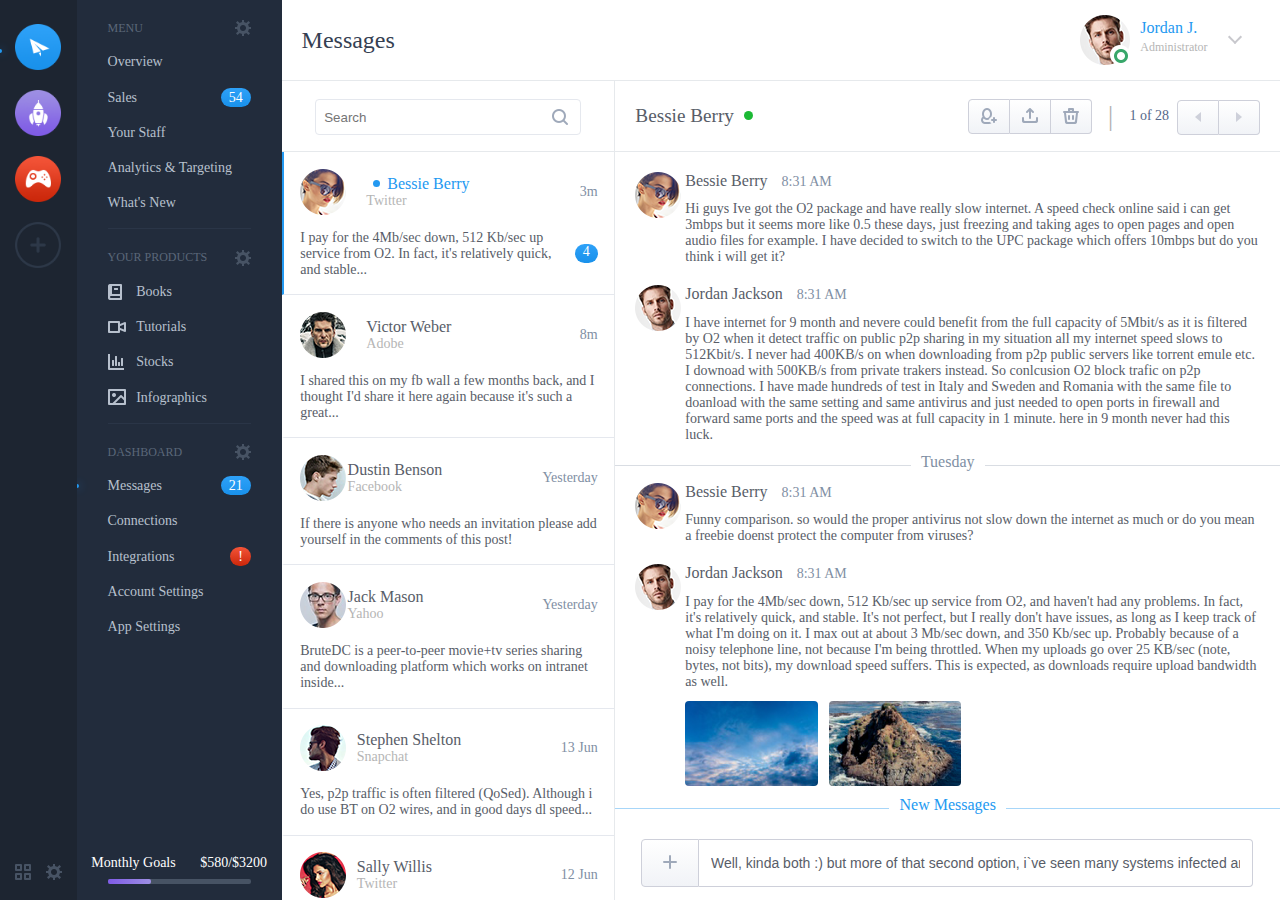
<file: index.html>
<!DOCTYPE html>
<html lang="zh-CN">
<head>
    <meta charset="UTF-8">
    <title>a complex page</title>
    <link rel="stylesheet" href="style.css">
</head>
<script src="https://apps.bdimg.com/libs/jquery/2.1.4/jquery.min.js"></script>
<body>
<div class="wrapper clearFix">
    <div class="wrapperTop">
        <div class="wrapperTopIcon wrapperTopIcon-active"><img src="img/Item1.png"></div>
        <div class="wrapperTopIcon"><img src="img/Item2.png"></div>
        <div class="wrapperTopIcon"><img src="img/Item3.png"></div>
        <div class="wrapperTopIcon"><img src="img/AddApp.png"></div>
    </div>
    <div class="wrapperBottom">
        <img src="img/Grid.png" class="wrapperBottomIcon">
        <img src="img/Settings.png" class="wrapperBottomIcon">
    </div>
</div>
<div class="secondary clearFix overflowHide">
    <div class="secondaryMain">
        <div class="secondaryMainTitle"><span>MENU</span><img src="img/Settings.png"></div>
        <div class="secondaryMainText"><span>Overview</span></div>
        <div class="secondaryMainText"><span>Sales</span>
            <div class="notification">54</div>
        </div>
        <div class="secondaryMainText"><span>Your Staff</span></div>
        <div class="secondaryMainText"><span>Analytics & Targeting</span></div>
        <div class="secondaryMainText"><span>What's New</span></div>
    </div>
    <div class="secondaryMain">
        <div class="secondaryMainTitle"><span>YOUR PRODUCTS</span><img src="img/Settings.png"></div>
        <div class="secondaryMainText">
            <div><img src="img/BookofWisdom.png"></div>
            <span>Books</span></div>
        <div class="secondaryMainText">
            <div><img src="img/VideoCamera.png"></div>
            <span>Tutorials</span></div>
        <div class="secondaryMainText">
            <div><img src="img/Chart.png"></div>
            <span>Stocks</span></div>
        <div class="secondaryMainText">
            <div><img src="img/Painting.png"></div>
            <span>Infographics</span></div>
    </div>
    <div class="secondaryMain">
        <div class="secondaryMainTitle"><span>DASHBOARD</span><img src="img/Settings.png"></div>
        <div class="secondaryMainText secondaryMainText-active"><span>Messages</span>
            <div class="notification">21</div>
        </div>
        <div class="secondaryMainText"><span>Connections</span></div>
        <div class="secondaryMainText"><span>Integrations</span>
            <div class="notificationAlert">!</div>
        </div>
        <div class="secondaryMainText"><span>Account Settings</span></div>
        <div class="secondaryMainText"><span>App Settings</span></div>
    </div>
    <div class="secondaryBottom">
        <span class="secondaryBottomText">Monthly Goals</span>
        <span class="secondaryBottomText">$580/$3200</span>
        <div class="full">
            <div class="base"></div>
        </div>
    </div>
</div>
<div class="topBar clearFix">
    <div class="barName">Messages</div>
    <div class="profile">
        <div class="profileLeft">
            <img class="userFace" src="img/face.png">
            <img class="userStatus" src="img/status.png">
        </div>
        <div class="profileRight">
            <div class="userName">Jordan J.</div>
            <div class="userRole">Administrator</div>
        </div>
    </div>
</div>
<div class="chatLeft overflowHide">
    <div class="search">
        <input class="searchInput" type="search" placeholder="Search">
        <img class="searchIcon" src="img/Searchicon.png">
    </div>
    <div class="chatLeftMain">
        <div class="chatLeftBody chatLeftBody-active">
            <div class="chatLeftBodyTitle">
                <img class="chatLeftFace" src="img/Avatar1.png">
                <div class="chatLeftInfo">
                    <div class="chatLeftName">Bessie Berry</div>
                    <div class="chatLeftCompany">Twitter</div>
                </div>
                <div class="chatLeftTime">3m</div>
            </div>
            <div class="chatLeftBodyText">
                <span>I pay for the 4Mb/sec down, 512 Kb/sec up service from O2. In fact, it's relatively quick, and stable...</span>
                <div class="notification">4</div>
            </div>
        </div>
        <div class="chatLeftBody">
            <div class="chatLeftBodyTitle">
                <img class="chatLeftFace" src="img/Avatar2.png">
                <div class="chatLeftInfo">
                    <div class="chatLeftName">Victor Weber</div>
                    <div class="chatLeftCompany">Adobe</div>
                </div>
                <div class="chatLeftTime">8m</div>
            </div>
            <div class="chatLeftBodyText">
                <span>I shared this on my fb wall a few months back, and I thought I'd share it here again because it's such a great...</span>
            </div>
        </div>
        <div class="chatLeftBody">
            <div class="chatLeftBodyTitle">
                <img class="chatLeftFace" src="img/Avatar3.png">
                <div class="chatLeftInfo">
                    <div class="chatLeftName">Dustin Benson</div>
                    <div class="chatLeftCompany">Facebook</div>
                </div>
                <div class="chatLeftTime">Yesterday</div>
            </div>
            <div class="chatLeftBodyText">
                <span>If there is anyone who needs an invitation please add yourself in the comments of this post!</span>
            </div>
        </div>
        <div class="chatLeftBody">
            <div class="chatLeftBodyTitle">
                <img class="chatLeftFace" src="img/Avatar4.png">
                <div class="chatLeftInfo">
                    <div class="chatLeftName">Jack Mason</div>
                    <div class="chatLeftCompany">Yahoo</div>
                </div>
                <div class="chatLeftTime">Yesterday</div>
            </div>
            <div class="chatLeftBodyText">
                <span>BruteDC is a peer-to-peer movie+tv series sharing and downloading platform which works on intranet inside...</span>
            </div>
        </div>
        <div class="chatLeftBody">
            <div class="chatLeftBodyTitle">
                <img class="chatLeftFace" src="img/Avatar5.png">
                <div class="chatLeftInfo">
                    <div class="chatLeftName">Stephen Shelton</div>
                    <div class="chatLeftCompany">Snapchat</div>
                </div>
                <div class="chatLeftTime">13 Jun</div>
            </div>
            <div class="chatLeftBodyText">
                <span>Yes, p2p traffic is often filtered (QoSed). Although i do use BT on O2 wires, and in good days dl speed...</span>
            </div>
        </div>
        <div class="chatLeftBody">
            <div class="chatLeftBodyTitle">
                <img class="chatLeftFace" src="img/Avatar6.png">
                <div class="chatLeftInfo">
                    <div class="chatLeftName">Sally Willis</div>
                    <div class="chatLeftCompany">Twitter</div>
                </div>
                <div class="chatLeftTime">12 Jun</div>
            </div>
            <div class="chatLeftBodyText">
                <span>Yes, it's O2: 'internet extreme', which is no longer offered.</span>
            </div>
        </div>
        <div class="chatLeftBody">
            <div class="chatLeftBodyTitle">
                <img class="chatLeftFace" src="img/Avatar7.png">
                <div class="chatLeftInfo">
                    <div class="chatLeftName">Robert Patton</div>
                    <div class="chatLeftCompany">A Team</div>
                </div>
                <div class="chatLeftTime">9 Jun</div>
            </div>
            <div class="chatLeftBodyText">
                <span>I change my service from this 4Mb plan to their much cheaper 8Mb plan, my speed will dramatically decrease.</span>
            </div>
        </div>
    </div>
</div>
<div class="chatRight overflowHide">
    <div class="chatRightTop">
        <span class="chatRightTopTitle">Bessie Berry</span>
        <div class="chatRightButtonGroup">
            <div class="functionButton">
                <button class="myButton myButtonFirst"><span class="myIcon userIcon"></span></button><!--取消间距用
                --><button class="myButton"><span class="myIcon uploadIcon"></span></button><!--取消间距用
                --><button class="myButton myButtonLast"><span class="myIcon trashIcon"></span></button>
            </div>
            <div class="YLine">|</div>
            <div class="pageButton">
                <span class="pageNumber">1 of 28</span>
                <button class="myButton myButtonFirst"><span class="myIcon arrowLeftIcon"></span></button><!--取消间距用
                --><button class="myButton myButtonLast"><span class="myIcon arrowRightIcon"></span></button>
            </div>
        </div>
    </div>
    <div class="chatRightMain">
        <div class="chatRightBody clearFix">
            <img class="chatRightFace" src="img/Avatar1.png">
            <div class="chatRightBodyMain">
                <div><span class="chatRightName">Bessie Berry</span><span class="chatRightTime">8:31 AM</span></div>
                <div class="chatRightText">Hi guys Ive got the O2 package and have really slow internet. A speed check
                    online said i can get 3mbps but it seems more like 0.5 these days, just freezing and taking ages to
                    open pages and open audio files for example. I have decided to switch to the UPC package which
                    offers 10mbps but do you think i will get it?
                </div>
            </div>
        </div>
        <div class="chatRightBody clearFix">
            <img class="chatRightFace" src="img/Avatar8.png">
            <div class="chatRightBodyMain">
                <div><span class="chatRightName">Jordan Jackson</span><span class="chatRightTime">8:31 AM</span></div>
                <div class="chatRightText">I have internet for 9 month and nevere could benefit from the full capacity
                    of
                    5Mbit/s as it is filtered by O2 when it detect traffic on public p2p sharing in my situation all my
                    internet speed slows to 512Kbit/s. I never had 400KB/s on when downloading from p2p public servers
                    like torrent emule etc. I downoad with 500KB/s from private trakers instead. So conlcusion O2 block
                    trafic on p2p connections. I have made hundreds of test in Italy and Sweden and Romania with the
                    same file to doanload with the same setting and same antivirus and just needed to open ports in
                    firewall and forward same ports and the speed was at full capacity in 1 minute. here in 9 month
                    never had this luck.
                </div>
            </div>
        </div>
        <div class="hrLine grayLine"><span>Tuesday</span></div>
        <div class="chatRightBody clearFix">
            <img class="chatRightFace" src="img/Avatar1.png">
            <div class="chatRightBodyMain">
                <div><span class="chatRightName">Bessie Berry</span><span class="chatRightTime">8:31 AM</span></div>
                <div class="chatRightText">Funny comparison. so would the proper antivirus not slow down the internet as
                    much or do you mean a freebie doenst protect the computer from viruses?
                </div>
            </div>
        </div>
        <div class="chatRightBody clearFix">
            <img class="chatRightFace" src="img/Avatar8.png">
            <div class="chatRightBodyMain">
                <div><span class="chatRightName">Jordan Jackson</span><span class="chatRightTime">8:31 AM</span></div>
                <div class="chatRightText">I pay for the 4Mb/sec down, 512 Kb/sec up service from O2, and haven't had
                    any problems. In fact, it's relatively quick, and stable. It's not perfect, but I really don't have
                    issues, as long as I keep track of what I'm doing on it. I max out at about 3 Mb/sec down, and 350
                    Kb/sec up. Probably because of a noisy telephone line, not because I'm being throttled. When my
                    uploads go over 25 KB/sec (note, bytes, not bits), my download speed suffers. This is expected, as
                    downloads require upload bandwidth as well.
                </div>
                <div class="chatRightImgGroup clearFix">
                    <div class="chatRightImg">
                        <div class="mask"><img src="img/OpenIcon.png"></div>
                        <img src="img/photo1.png">
                    </div>
                    <div class="chatRightImg">
                        <div class="mask"><img src="img/OpenIcon.png"></div>
                        <img src="img/photo2.png">
                    </div>
                </div>
            </div>
        </div>
        <div class="hrLine blueLine"><span>New Messages</span></div>
        <div class="chatRightBody clearFix">
            <img class="chatRightFace" src="img/Avatar1.png">
            <div class="chatRightBodyMain">
                <div><span class="chatRightName">Bessie Berry</span><span class="chatRightTime">8:31 AM</span></div>
                <div class="chatRightText">I pay for the 4Mb/sec down, 512 Kb/sec up service from O2. In fact, it's
                    relatively quick, and stable. It's not perfect, but I really don't have issues, as long as I keep
                    track of what I'm doing on it.
                </div>
            </div>
        </div>
    </div>
    <div class="chatRightBottom">
            <button class="myButton myButtonFirst chatButton"><span class="myIcon addIcon myIconBig"></span></button><!--取消间距用
        -->
        <div class="sendMessage">
            <input class="sendMessageInput"
                   value="Well, kinda both :) but more of that second option, i`ve seen many systems infected and crawling with">
        </div>
    </div>
</div>
</body>
<script>
    /*let test = $(".secondaryMain:nth-of-type(2) .secondaryMainText");
    console.log(test.html());*/
</script>
</html>
</file>
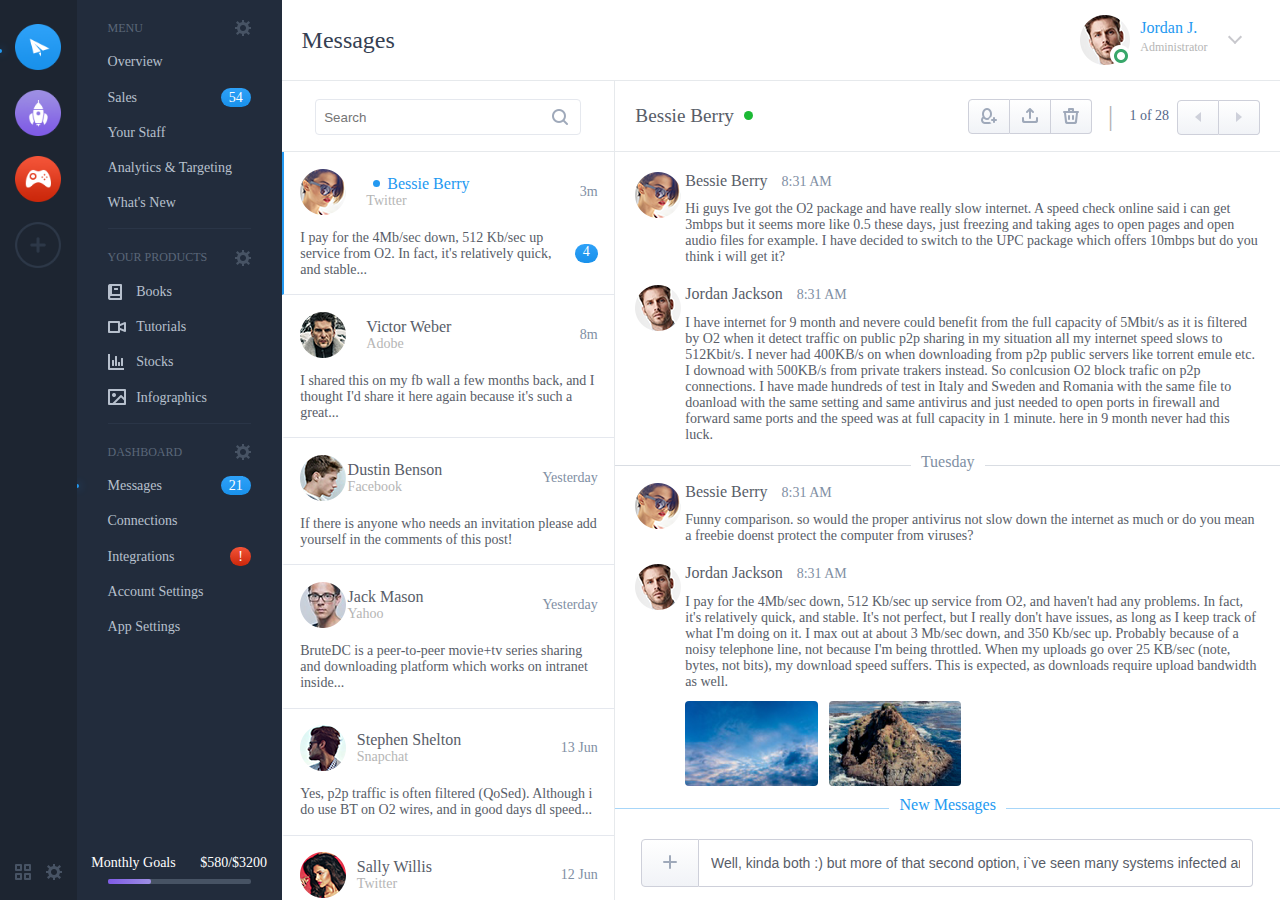
<file: complex page.html>
<!DOCTYPE html>
<html lang="zh-CN">
<head>
    <meta charset="UTF-8">
    <title>a complex page</title>
    <link rel="stylesheet" href="style.css">
</head>
<script src="https://apps.bdimg.com/libs/jquery/2.1.4/jquery.min.js"></script>
<body>
<div class="wrapper clearFix">
    <div class="wrapperTop">
        <div class="wrapperTopIcon wrapperTopIcon-active"><img src="img/Item1.png"></div>
        <div class="wrapperTopIcon"><img src="img/Item2.png"></div>
        <div class="wrapperTopIcon"><img src="img/Item3.png"></div>
        <div class="wrapperTopIcon"><img src="img/AddApp.png"></div>
    </div>
    <div class="wrapperBottom">
        <img src="img/Grid.png" class="wrapperBottomIcon">
        <img src="img/Settings.png" class="wrapperBottomIcon">
    </div>
</div>
<div class="secondary clearFix overflowHide">
    <div class="secondaryMain">
        <div class="secondaryMainTitle"><span>MENU</span><img src="img/Settings.png"></div>
        <div class="secondaryMainText"><span>Overview</span></div>
        <div class="secondaryMainText"><span>Sales</span>
            <div class="notification">54</div>
        </div>
        <div class="secondaryMainText"><span>Your Staff</span></div>
        <div class="secondaryMainText"><span>Analytics & Targeting</span></div>
        <div class="secondaryMainText"><span>What's New</span></div>
    </div>
    <div class="secondaryMain">
        <div class="secondaryMainTitle"><span>YOUR PRODUCTS</span><img src="img/Settings.png"></div>
        <div class="secondaryMainText">
            <div><img src="img/BookofWisdom.png"></div>
            <span>Books</span></div>
        <div class="secondaryMainText">
            <div><img src="img/VideoCamera.png"></div>
            <span>Tutorials</span></div>
        <div class="secondaryMainText">
            <div><img src="img/Chart.png"></div>
            <span>Stocks</span></div>
        <div class="secondaryMainText">
            <div><img src="img/Painting.png"></div>
            <span>Infographics</span></div>
    </div>
    <div class="secondaryMain">
        <div class="secondaryMainTitle"><span>DASHBOARD</span><img src="img/Settings.png"></div>
        <div class="secondaryMainText secondaryMainText-active"><span>Messages</span>
            <div class="notification">21</div>
        </div>
        <div class="secondaryMainText"><span>Connections</span></div>
        <div class="secondaryMainText"><span>Integrations</span>
            <div class="notificationAlert">!</div>
        </div>
        <div class="secondaryMainText"><span>Account Settings</span></div>
        <div class="secondaryMainText"><span>App Settings</span></div>
    </div>
    <div class="secondaryBottom">
        <span class="secondaryBottomText">Monthly Goals</span>
        <span class="secondaryBottomText">$580/$3200</span>
        <div class="full">
            <div class="base"></div>
        </div>
    </div>
</div>
<div class="topBar clearFix">
    <div class="barName">Messages</div>
    <div class="profile">
        <div class="profileLeft">
            <img class="userFace" src="img/face.png">
            <img class="userStatus" src="img/status.png">
        </div>
        <div class="profileRight">
            <div class="userName">Jordan J.</div>
            <div class="userRole">Administrator</div>
        </div>
    </div>
</div>
<div class="chatLeft overflowHide">
    <div class="search">
        <input class="searchInput" type="search" placeholder="Search">
        <img class="searchIcon" src="img/Searchicon.png">
    </div>
    <div class="chatLeftMain">
        <div class="chatLeftBody chatLeftBody-active">
            <div class="chatLeftBodyTitle">
                <img class="chatLeftFace" src="img/Avatar1.png">
                <div class="chatLeftInfo">
                    <div class="chatLeftName">Bessie Berry</div>
                    <div class="chatLeftCompany">Twitter</div>
                </div>
                <div class="chatLeftTime">3m</div>
            </div>
            <div class="chatLeftBodyText">
                <span>I pay for the 4Mb/sec down, 512 Kb/sec up service from O2. In fact, it's relatively quick, and stable...</span>
                <div class="notification">4</div>
            </div>
        </div>
        <div class="chatLeftBody">
            <div class="chatLeftBodyTitle">
                <img class="chatLeftFace" src="img/Avatar2.png">
                <div class="chatLeftInfo">
                    <div class="chatLeftName">Victor Weber</div>
                    <div class="chatLeftCompany">Adobe</div>
                </div>
                <div class="chatLeftTime">8m</div>
            </div>
            <div class="chatLeftBodyText">
                <span>I shared this on my fb wall a few months back, and I thought I'd share it here again because it's such a great...</span>
            </div>
        </div>
        <div class="chatLeftBody">
            <div class="chatLeftBodyTitle">
                <img class="chatLeftFace" src="img/Avatar3.png">
                <div class="chatLeftInfo">
                    <div class="chatLeftName">Dustin Benson</div>
                    <div class="chatLeftCompany">Facebook</div>
                </div>
                <div class="chatLeftTime">Yesterday</div>
            </div>
            <div class="chatLeftBodyText">
                <span>If there is anyone who needs an invitation please add yourself in the comments of this post!</span>
            </div>
        </div>
        <div class="chatLeftBody">
            <div class="chatLeftBodyTitle">
                <img class="chatLeftFace" src="img/Avatar4.png">
                <div class="chatLeftInfo">
                    <div class="chatLeftName">Jack Mason</div>
                    <div class="chatLeftCompany">Yahoo</div>
                </div>
                <div class="chatLeftTime">Yesterday</div>
            </div>
            <div class="chatLeftBodyText">
                <span>BruteDC is a peer-to-peer movie+tv series sharing and downloading platform which works on intranet inside...</span>
            </div>
        </div>
        <div class="chatLeftBody">
            <div class="chatLeftBodyTitle">
                <img class="chatLeftFace" src="img/Avatar5.png">
                <div class="chatLeftInfo">
                    <div class="chatLeftName">Stephen Shelton</div>
                    <div class="chatLeftCompany">Snapchat</div>
                </div>
                <div class="chatLeftTime">13 Jun</div>
            </div>
            <div class="chatLeftBodyText">
                <span>Yes, p2p traffic is often filtered (QoSed). Although i do use BT on O2 wires, and in good days dl speed...</span>
            </div>
        </div>
        <div class="chatLeftBody">
            <div class="chatLeftBodyTitle">
                <img class="chatLeftFace" src="img/Avatar6.png">
                <div class="chatLeftInfo">
                    <div class="chatLeftName">Sally Willis</div>
                    <div class="chatLeftCompany">Twitter</div>
                </div>
                <div class="chatLeftTime">12 Jun</div>
            </div>
            <div class="chatLeftBodyText">
                <span>Yes, it's O2: 'internet extreme', which is no longer offered.</span>
            </div>
        </div>
        <div class="chatLeftBody">
            <div class="chatLeftBodyTitle">
                <img class="chatLeftFace" src="img/Avatar7.png">
                <div class="chatLeftInfo">
                    <div class="chatLeftName">Robert Patton</div>
                    <div class="chatLeftCompany">A Team</div>
                </div>
                <div class="chatLeftTime">9 Jun</div>
            </div>
            <div class="chatLeftBodyText">
                <span>I change my service from this 4Mb plan to their much cheaper 8Mb plan, my speed will dramatically decrease.</span>
            </div>
        </div>
    </div>
</div>
<div class="chatRight overflowHide">
    <div class="chatRightTop">
        <span class="chatRightTopTitle">Bessie Berry</span>
        <div class="chatRightButtonGroup">
            <div class="functionButton">
                <button class="myButton myButtonFirst"><span class="myIcon userIcon"></span></button><!--取消间距用
                --><button class="myButton"><span class="myIcon uploadIcon"></span></button><!--取消间距用
                --><button class="myButton myButtonLast"><span class="myIcon trashIcon"></span></button>
            </div>
            <div class="YLine">|</div>
            <div class="pageButton">
                <span class="pageNumber">1 of 28</span>
                <button class="myButton myButtonFirst"><span class="myIcon arrowLeftIcon"></span></button><!--取消间距用
                --><button class="myButton myButtonLast"><span class="myIcon arrowRightIcon"></span></button>
            </div>
        </div>
    </div>
    <div class="chatRightMain">
        <div class="chatRightBody clearFix">
            <img class="chatRightFace" src="img/Avatar1.png">
            <div class="chatRightBodyMain">
                <div><span class="chatRightName">Bessie Berry</span><span class="chatRightTime">8:31 AM</span></div>
                <div class="chatRightText">Hi guys Ive got the O2 package and have really slow internet. A speed check
                    online said i can get 3mbps but it seems more like 0.5 these days, just freezing and taking ages to
                    open pages and open audio files for example. I have decided to switch to the UPC package which
                    offers 10mbps but do you think i will get it?
                </div>
            </div>
        </div>
        <div class="chatRightBody clearFix">
            <img class="chatRightFace" src="img/Avatar8.png">
            <div class="chatRightBodyMain">
                <div><span class="chatRightName">Jordan Jackson</span><span class="chatRightTime">8:31 AM</span></div>
                <div class="chatRightText">I have internet for 9 month and nevere could benefit from the full capacity
                    of
                    5Mbit/s as it is filtered by O2 when it detect traffic on public p2p sharing in my situation all my
                    internet speed slows to 512Kbit/s. I never had 400KB/s on when downloading from p2p public servers
                    like torrent emule etc. I downoad with 500KB/s from private trakers instead. So conlcusion O2 block
                    trafic on p2p connections. I have made hundreds of test in Italy and Sweden and Romania with the
                    same file to doanload with the same setting and same antivirus and just needed to open ports in
                    firewall and forward same ports and the speed was at full capacity in 1 minute. here in 9 month
                    never had this luck.
                </div>
            </div>
        </div>
        <div class="hrLine grayLine"><span>Tuesday</span></div>
        <div class="chatRightBody clearFix">
            <img class="chatRightFace" src="img/Avatar1.png">
            <div class="chatRightBodyMain">
                <div><span class="chatRightName">Bessie Berry</span><span class="chatRightTime">8:31 AM</span></div>
                <div class="chatRightText">Funny comparison. so would the proper antivirus not slow down the internet as
                    much or do you mean a freebie doenst protect the computer from viruses?
                </div>
            </div>
        </div>
        <div class="chatRightBody clearFix">
            <img class="chatRightFace" src="img/Avatar8.png">
            <div class="chatRightBodyMain">
                <div><span class="chatRightName">Jordan Jackson</span><span class="chatRightTime">8:31 AM</span></div>
                <div class="chatRightText">I pay for the 4Mb/sec down, 512 Kb/sec up service from O2, and haven't had
                    any problems. In fact, it's relatively quick, and stable. It's not perfect, but I really don't have
                    issues, as long as I keep track of what I'm doing on it. I max out at about 3 Mb/sec down, and 350
                    Kb/sec up. Probably because of a noisy telephone line, not because I'm being throttled. When my
                    uploads go over 25 KB/sec (note, bytes, not bits), my download speed suffers. This is expected, as
                    downloads require upload bandwidth as well.
                </div>
                <div class="chatRightImgGroup clearFix">
                    <div class="chatRightImg">
                        <div class="mask"><img src="img/OpenIcon.png"></div>
                        <img src="img/photo1.png">
                    </div>
                    <div class="chatRightImg">
                        <div class="mask"><img src="img/OpenIcon.png"></div>
                        <img src="img/photo2.png">
                    </div>
                </div>
            </div>
        </div>
        <div class="hrLine blueLine"><span>New Messages</span></div>
        <div class="chatRightBody clearFix">
            <img class="chatRightFace" src="img/Avatar1.png">
            <div class="chatRightBodyMain">
                <div><span class="chatRightName">Bessie Berry</span><span class="chatRightTime">8:31 AM</span></div>
                <div class="chatRightText">I pay for the 4Mb/sec down, 512 Kb/sec up service from O2. In fact, it's
                    relatively quick, and stable. It's not perfect, but I really don't have issues, as long as I keep
                    track of what I'm doing on it.
                </div>
            </div>
        </div>
    </div>
    <div class="chatRightBottom">
            <button class="myButton myButtonFirst chatButton"><span class="myIcon addIcon myIconBig"></span></button><!--取消间距用
        -->
        <div class="sendMessage">
            <input class="sendMessageInput"
                   value="Well, kinda both :) but more of that second option, i`ve seen many systems infected and crawling with">
        </div>
    </div>
</div>
</body>
<script>
    /*let test = $(".secondaryMain:nth-of-type(2) .secondaryMainText");
    console.log(test.html());*/
</script>
</html>
</file>
<file: style.css>
/*
* @Author: Administrator
* @Date:   2018-11-25 10:06:32
* @Last Modified by:   Administrator
* @Last Modified time: 2018-11-25 10:09:01
*/
        html {
            padding: 0;
            margin: 0;
            width: 100%;
            height: 100%;
        }
        body {
            padding: 0;
            margin: 0;
            width: 100%;
            height: 100%;
        }
        .clearFix {
            zoom: 1;
        }
        .clearFix:after {
            content: "";
            display: table;
            clear: both;
        }
        .overflowHide {
            overflow: scroll;
            /*隐藏滚动条，当IE下溢出，仍然可以滚动*/
            -ms-overflow-style: none;
            /*火狐下隐藏滚动条*/
            overflow: -moz-scrollbars-none;
        }
        /*chrome下隐藏滚动条*/
        .overflowHide::-webkit-scrollbar {
            display: none;
        }
        .myButton {
            -webkit-appearance: button;
            cursor: pointer;
            text-transform: none;
            overflow: visible;
            margin: 0;
            font: inherit;
            color: inherit;
            display: inline-block;
            padding: 6px 12px;
            font-size: 14px;
            font-weight: 400;
            line-height: 1.5;
            text-align: center;
            white-space: nowrap;
            vertical-align: middle;
            -ms-touch-action: manipulation;
            touch-action: manipulation;
            -webkit-user-select: none;
            -moz-user-select: none;
            -ms-user-select: none;
            user-select: none;
            background-image: linear-gradient(0deg, #f1f3f7 0%, #ffffff 100%), linear-gradient(#ffffff, #ffffff);
            border: 1px solid #ced0da;
            border-left: none;
        }
        .myButton:hover {
            color: #333;
            text-decoration: none;
        }
        .myButton:focus {
            outline: none;
        }
        .myButtonFirst {
            border-radius: 4px 0 0 4px;
            border-left: 1px solid #ced0da;
        }
        .myButtonLast {
            border-radius: 0 4px 4px 0;
            border-left: none;
        }
        .myIcon {
            display: inline-block;
            width: 1rem;
            height: 1rem;
            vertical-align: -3px;
            background-repeat: no-repeat;
            background-position: center center;
        }
        .myIconBig {
            width: 2rem;
            height: 2rem;
        }
        .wrapper {
            float: left;
            width: 6%;
            height: 100%;
            background-color: #1d2531;
            text-align: center;
        }
        .wrapperTopIcon {
            vertical-align: bottom;
            margin: 1rem 0;
        }
        .wrapperTopIcon:first-of-type {
            margin-top: 1.5rem;
        }
        .wrapperTopIcon-active {
            position: relative;
        }
        .wrapperTopIcon-active:before {
            content: "";
            width: 0.125rem;
            height: 0.25rem;
            background-color: #2399f1;
            border-radius: 0 0.25rem 0.25rem 0;
            box-shadow: 0 0 0.5rem #2399f1;
            position: absolute;
            top: 50%;
            left: 0%;
        }
        .wrapperTopIcon > img {
            width: 60%;
        }
        .wrapperBottom {
            position: absolute;
            left: 0;
            bottom: 0;
            width: inherit;
            margin-bottom: 1rem;
        }
        .wrapperBottomIcon:first-of-type {
            margin-right: 15%;
        }
        .secondary {
            float: left;
            width: 16%;
            height: 100%;
            background-color: #222c3c;
        }
        .secondaryBottom {
            position: absolute;
            left: 6%;
            bottom: 0;
            width: 16%;
            text-align: center;
            background-color: #222c3c;
        }
        .secondaryBottomText {
            font-size: 14px;
            color: #ffffff;
        }
        .secondaryBottomText:first-of-type {
            margin-right: 10%;
        }
        .full {
            width: 70%;
            height: 0.3rem;
            margin: 0.5rem auto 1rem;
            background-color: #475364;
            border-radius: 2px;
        }
        .base {
            width: 30%;
            height: 100%;
            background: linear-gradient(to right, #7f5be6, #9d8fe3);
            border-radius: 2px;
        }
        .secondaryMain {
            width: 70%;
            margin: 10% auto;
            border-bottom: 1px solid #2a3547;
        }
        .secondaryMain:nth-last-of-type(2) {
            border-bottom: none;
        }
        .secondaryMainTitle {
            font-size: 12px;
            color: #5b6779;
            display: flex;
            align-items: center;
            justify-content: space-between;
            flex-flow: row nowrap;
        }
        .secondaryMainText {
            font-size: 14px;
            line-height: 1.2rem;
            color: #b7c0cd;
            margin: 1rem 0;
            display: flex;
            align-items: center;
            justify-content: space-between;
            flex-flow: row nowrap;
        }
        .secondaryMainText-active {
            position: relative;
        }
        .secondaryMainText-active:after {
            content: "";
            width: 0.125rem;
            height: 0.25rem;
            background-color: #2399f1;
            border-radius: 0 0.25rem 0.25rem 0;
            box-shadow: 0 0 0.5rem #2399f1;
            position: absolute;
            left: -21.5%;
        }
        .secondaryMain:nth-of-type(2) .secondaryMainText {
            justify-content: flex-start;
        }
        .secondaryMain:nth-of-type(2) .secondaryMainText div {
            width: 20%;
            display: flex;
            align-items: center;
        }
        .notification {
            padding: 0 0.5rem;
            height: 1.2rem;
            background-image: linear-gradient(0deg, #1991eb 0%, #2ea1f8 100%);
            border-radius: 0.6rem;
            text-align: center;
            color: #ffffff;
            order: 1;
        }
        .notificationAlert {
            padding: 0 0.5rem;
            height: 1.2rem;
            background-image: linear-gradient(180deg, #f45438 0%, #cb270a 100%);
            border-radius: 0.6rem;
            text-align: center;
            color: #ffffff;
        }
        .topBar {
            width: 78%;
            height: 5rem;
            float: left;
            border-bottom: 1px solid #e6e9ec;
        }
        .barName {
            width: 30%;
            height: 5rem;
            float: left;
            font-size: 1.5rem;
            line-height: 5rem;
            color: #354052;
            margin-left: 2%;
        }
        .profile {
            position: relative;
            float: right;
            width: 20%;
            height: 5rem;
            vertical-align: middle;
        }
        .profile:after {
            content: " ";
            display: inline-block;
            height: 0.5rem;
            width: 0.5rem;
            border-width: 2px 2px 0 0;
            border-color: #c8c8cd;
            border-style: solid;
            transform: rotate(135deg);
            position: absolute;
            top: 40%;
            right: 20%;
        }
        .profileLeft {
            position: relative;
            float: left;
            line-height: 5rem;
            text-align: center;
            font-size: 0;
        }
        .userFace {
            vertical-align: middle
        }
        .userStatus {
            position: absolute;
            bottom: 21.5%;
            right: 4.5%;
        }
        .profileRight {
            float: left;
            margin-left: 5%;
            height: 100%;
        }
        .userName {
            font-size: 1rem;
            color: #2399f1;
            height: 2.5rem;
            line-height: 3.5rem;
        }
        .userRole {
            font-size: 0.75rem;
            color: #b5b5b5;
        }
        .chatLeft {
            width: 26%;
            height: calc(100% - 5rem - 1px);
            float: left;
            border-right: 1px solid #e6e9ec;
        }
        .search {
            height: 70px;
            line-height: 70px;
            border-bottom: 1px solid #e6e9ec;
            vertical-align: middle;
            text-align: center;
            position: relative;
        }
        .searchInput {
            width: 80%;
            height: 36px;
            vertical-align: middle;
            border-radius: 4px;
            border: solid 1px #e5e8ee;
            padding-left: 2.5%;
        }
        .searchIcon {
            position: absolute;
            right: 14%;
            top: 40%;
            width: 1rem;
            height: 1rem;
            display: block;
        }
        .chatLeftBody {
            border-left: solid 2px transparent;
            padding: 5%;
            border-bottom: solid 1px #e5e8ee;
        }
        .chatLeftBody-active {
            border-left: solid 2px #2399f1;
        }
        .chatLeftBodyTitle {
            display: flex;
            align-items: center;
            justify-content: space-between;
            margin-bottom: 5%;
        }
        .chatLeftFace {
            width: 46px;
            height: 46px;
        }
        .chatLeftInfo {
            width: 65%;
        }
        .chatLeftName {
            font-size: 16px;
            color: #585d68;
        }
        .chatLeftBody-active .chatLeftName {
            color: #2399f1;
        }
        .chatLeftBody-active .chatLeftName:before {
            font-size: 14px;
            content: '';
            display: inline-block;
            width: 0.5em;
            height: 0.5em;
            margin: 0 0.5em;
            margin-bottom: 0.125em;
            background-color: #2399f1;
            border-radius: 50%;
        }
        .chatLeftCompany {
            font-size: 14px;
            color: #b5b5b5;
        }
        .chatLeftTime {
            font-size: 14px;
            color: #7f8fa4;
        }
        .chatLeftBodyText {
            display: flex;
            align-items: center;
            justify-content: space-between;
            font-size: 14px;
            color: #585d68;
        }
        .chatRight {
            width: calc(52% - 1px);
            height: calc(100% - 5rem - 1px);
            float: right;
        }
        .chatRightTop {
            padding: 0 3%;
            height: 70px;
            line-height: 70px;
            border-bottom: 1px solid #e6e9ec;
            vertical-align: middle;
        }
        .chatRightTopTitle {
            font-size: 1.2rem;
            color: #585d68;
        }
        .chatRightTopTitle:after {
            content: '';
            display: inline-block;
            width: 0.5em;
            height: 0.5em;
            margin: 0 0.5em;
            margin-bottom: 0.1em;
            background-color: #1bb934;
            border-radius: 50%;
        }
        .chatRightButtonGroup {
            float: right;
        }
        .functionButton {
            float: left;
            font-size: 0;
        }
        .pageButton {
            float: left;
            font-size: 0;
        }
        .YLine {
            float: left;
            margin: 0 1rem;
            opacity: 0.3;
            font-size: 28px;
        }
        .pageNumber {
            font-size: 14px;
            color: #56688a;
            margin-right: 0.5rem;
            vertical-align: -3px;
        }
        .userIcon {
            background-image: url("img/UserIcon.png");
        }
        .uploadIcon {
            background-image: url("img/UploadIcon.png");
        }
        .trashIcon {
            background-image: url("img/TrashIcon.png");
        }
        .arrowLeftIcon {
            background-image: url("img/ArrowLeft.png");
        }
        .arrowRightIcon {
            background-image: url("img/ArrowRight.png");
        }
        .chatRightMain {
            padding-bottom: calc(5% + 48px);
        }
        .chatRightBody {
            padding: 3% 3% 0 3%;
        }
        .chatRightFace {
            float: left;
            max-width: 8%;
        }
        .chatRightBodyMain {
            float: right;
            width: 92%;
        }
        .chatRightName {
            font-size: 16px;
            color: #585d68;
        }
        .chatRightTime {
            margin-left: 1em;
            font-size: 14px;
            color: #7f8fa4;
        }
        .chatRightText {
            margin-top: 2%;
            font-size: 14px;
            color: #585d68;
        }
        .chatRightImgGroup {
            margin-top: 2%;
        }
        .chatRightImg {
            float: left;
            width: 23%;
            margin-right: 2%;
            cursor: pointer;
            position: relative;
        }
        .chatRightImg img{
            width: 100%;
            border-radius: 4px;
            vertical-align: bottom;
        }
        .chatRightImg:hover .mask {
            top: 0;
            display: block;
        }
        .mask {
            position: absolute;
            height: 100%;
            width: 100%;
            background: black;
            opacity: 0.7;
            top: 100%;
            border-radius: 4px;
            display: none;
            text-align: center;
        }
        .mask img {
            width: 25%;
            margin-top: 20%;
            vertical-align: middle;
        }
        .hrLine {
            position: relative;
            text-align: center;
            height: 0;
            margin: 1.5% 0;
        }
        .grayLine {
            color: #7F8FA4;
        }
        .blueLine {
            color: #2399f1;
        }
        .hrLine span {
            position: relative;
            padding: 0 10px;
            z-index: 1;
            background: #fff;
        }
        .hrLine:before {
            position: absolute;
            top: 12px;
            display: block;
            content: "";
            width: 100%;
            height: 1px;
        }
        .grayLine:before {
            background: rgba(159, 169, 186, 0.4);
        }
        .blueLine:before {
            background: rgba(35, 153, 241, 0.4);
        }
        .addIcon {
            background-image: url("img/AddIcon.png");
        }
        .chatRightBottom {
            width: calc(52% - 1px - 4%);
            position: absolute;
            bottom: 0;
            padding: 1% 2%;
            background: #ffffff;
            z-index: 2;
        }
        .chatButton {
            float: left;
            width: 58px;
            height: 48px;
        }
        .sendMessage {
            float: right;
            width: calc(100% - 58px);
        }
        .sendMessageInput {
            width: calc(100% - 26px);
            height: 34px;
            line-height: 34px;
            padding: 6px 12px;
            font-size: 14px;
            color: #585d68;
            border-radius: 0 4px 4px 0;
            border: 1px solid #ced0da;
            border-left: none;
        }
</file>
